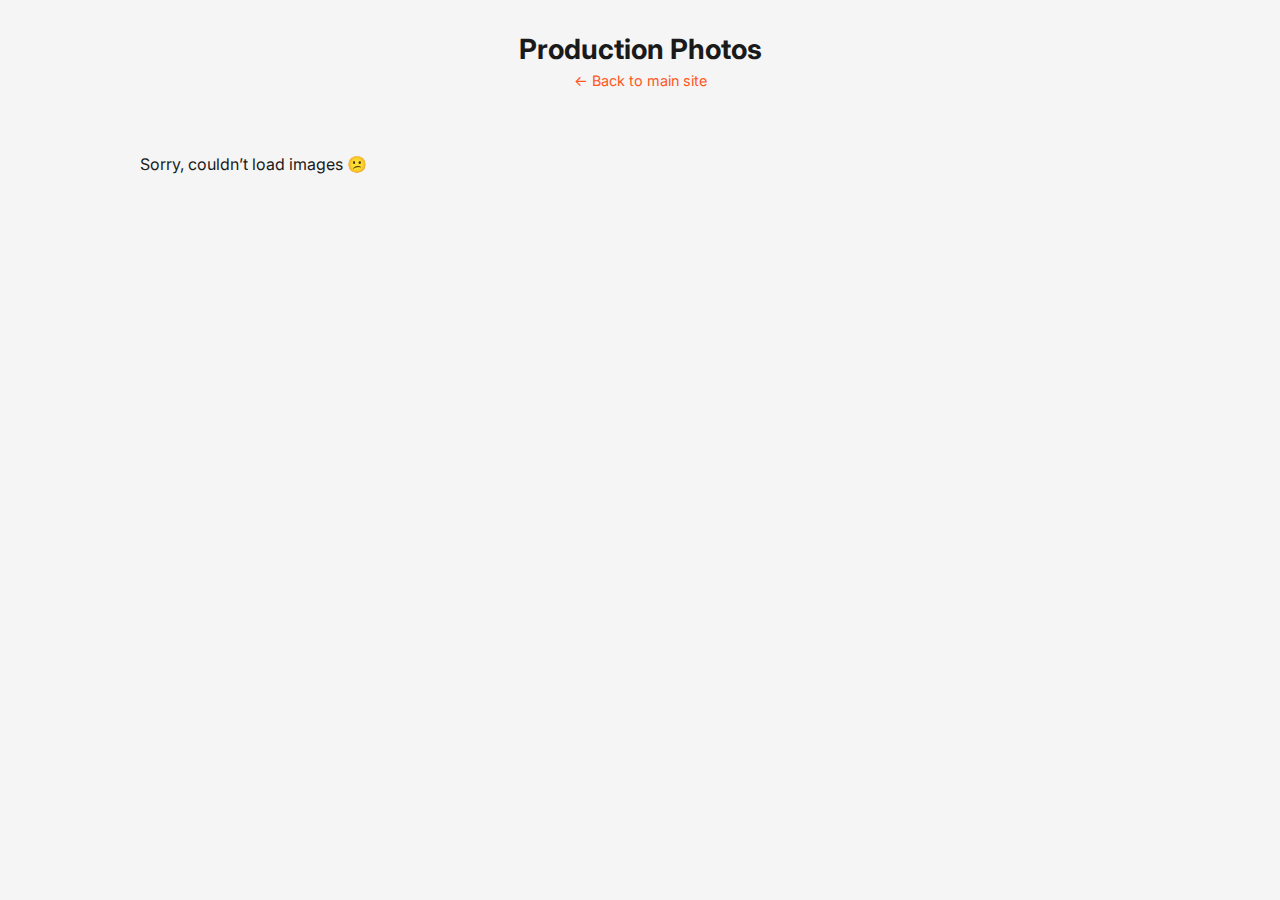
<file: photos/index.html>
<!DOCTYPE html>
<html lang="en">
<head>
<meta charset="UTF-8" />
<meta name="viewport" content="width=device-width,initial-scale=1.0" />
<title>Production Photos | Taylor Damien</title>
<link href="https://fonts.googleapis.com/css2?family=Inter:wght@400;600&display=swap" rel="stylesheet" />
<style>
:root{--accent:#ff5722;--dark:#1a1a1a;--light:#f5f5f5;}
*{box-sizing:border-box;margin:0;padding:0}
body{font-family:'Inter',sans-serif;background:var(--light);color:var(--dark);}
header{padding:2rem 1rem;text-align:center}
h1{font-size:1.75rem;margin-bottom:.25rem}
a.home{color:var(--accent);text-decoration:none;font-size:.9rem}
.gallery{max-width:1000px;margin:2rem auto;display:grid;gap:1rem;
        grid-template-columns:repeat(auto-fit,minmax(240px,1fr));}
.gallery img{width:100%;border-radius:8px;object-fit:cover;
             box-shadow:0 2px 4px rgba(0,0,0,.05);transition:transform .2s}
.gallery img:hover{transform:scale(1.03);}
</style>
</head>
<body>
<header>
  <h1>Production Photos</h1>
  <a href="../index.html" class="home">← Back to main site</a>
</header>

<main class="gallery" id="gallery">
  <!-- Images will be injected here by JavaScript -->
</main>

<script>
// -------- EDIT THESE TWO LINES -------
const GH_USER = "trismeg81";            // your GitHub username
const GH_REPO = "taylordamien.github.io"; // your repo name
// -------------------------------------

fetch(`https://api.github.com/repos/${GH_USER}/${GH_REPO}/contents/photos`)
  .then(r => r.json())
  .then(files => {
    files
      .filter(f => f.type === "file" && /\.jpe?g$|\.png$/i.test(f.name))
      .forEach(f => {
        const img = document.createElement("img");
        img.loading = "lazy";             // ← add this line
        img.src = f.download_url;
        img.alt = f.name
          .replace(/[-_]/g, " ")
          .replace(/\.[^.]+$/, "");
        document.getElementById("gallery").appendChild(img);
      });
  })
  .catch(err => {
    document.getElementById("gallery").textContent =
      "Sorry, couldn’t load images 😕";
    console.error(err);
  });
</script>
</body>
</html>
</file>
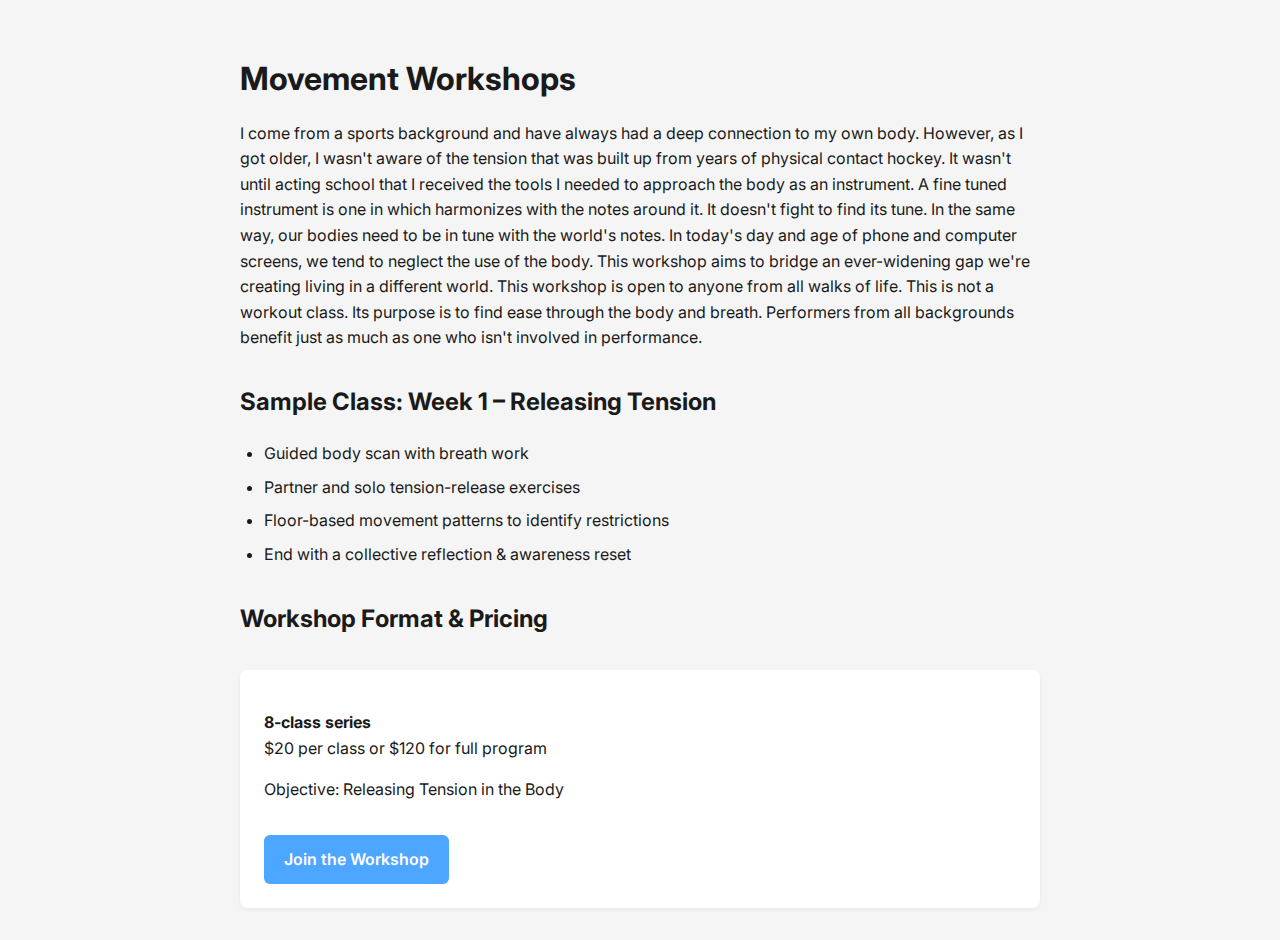
<file: movement.html>
<!DOCTYPE html>
<html lang="en">
<head>
  <meta charset="UTF-8" />
  <meta name="viewport" content="width=device-width, initial-scale=1.0"/>
  <title>Movement Workshops | Taylor Damien</title>
  <link href="https://fonts.googleapis.com/css2?family=Inter:wght@400;600;700&display=swap" rel="stylesheet">
  <style>
    body {
      font-family: 'Inter', sans-serif;
      background: #f5f5f5;
      color: #1a1a1a;
      line-height: 1.6;
      padding: 2rem;
      max-width: 800px;
      margin: auto;
    }
    h1 {
      font-size: 2rem;
      margin-bottom: 1rem;
    }
    h2 {
      font-size: 1.5rem;
      margin-top: 2rem;
    }
    .btn {
      display: inline-block;
      margin-top: 1rem;
      padding: 0.75rem 1.25rem;
      background: #4da6ff;
      color: #fff;
      border-radius: 6px;
      text-decoration: none;
      font-weight: 600;
    }
    ul {
      padding-left: 1.5rem;
      text-align: left;
    }
    li {
      margin-bottom: 0.5rem;
    }
    .price-box {
      margin-top: 2rem;
      background: #fff;
      padding: 1.5rem;
      border-radius: 8px;
      box-shadow: 0 2px 4px rgba(0,0,0,0.05);
    }
  </style>
</head>
<body>

  <h1>Movement Workshops</h1>

  <p>
    I come from a sports background and have always had a deep connection to my own body. However, as I got older, I wasn't aware of the tension that was built up from years of physical contact hockey. It wasn't until acting school that I received the tools I needed to approach the body as an instrument. A fine tuned instrument is one in which harmonizes with the notes around it. It doesn't fight to find its tune. In the same way, our bodies need to be in tune with the world's notes. In today's day and age of phone and computer screens, we tend to neglect the use of the body. This workshop aims to bridge an ever-widening gap we're creating living in a different world. This workshop is open to anyone from all walks of life. This is not a workout class. Its purpose is to find ease through the body and breath. Performers from all backgrounds benefit just as much as one who isn't involved in performance.
  </p>

  <h2>Sample Class: Week 1 – Releasing Tension</h2>
  <ul>
    <li>Guided body scan with breath work</li>
    <li>Partner and solo tension-release exercises</li>
    <li>Floor-based movement patterns to identify restrictions</li>
    <li>End with a collective reflection & awareness reset</li>
  </ul>

  <h2>Workshop Format & Pricing</h2>
  <div class="price-box">
    <p><strong>8-class series</strong><br> $20 per class or $120 for full program</p>
    <p>Objective: Releasing Tension in the Body</p>
    <a href="mailto:taylordboykin@gmail.com?subject=Movement Workshop Enrollment" class="btn">Join the Workshop</a>
  </div>

</body>
</html>
</file>
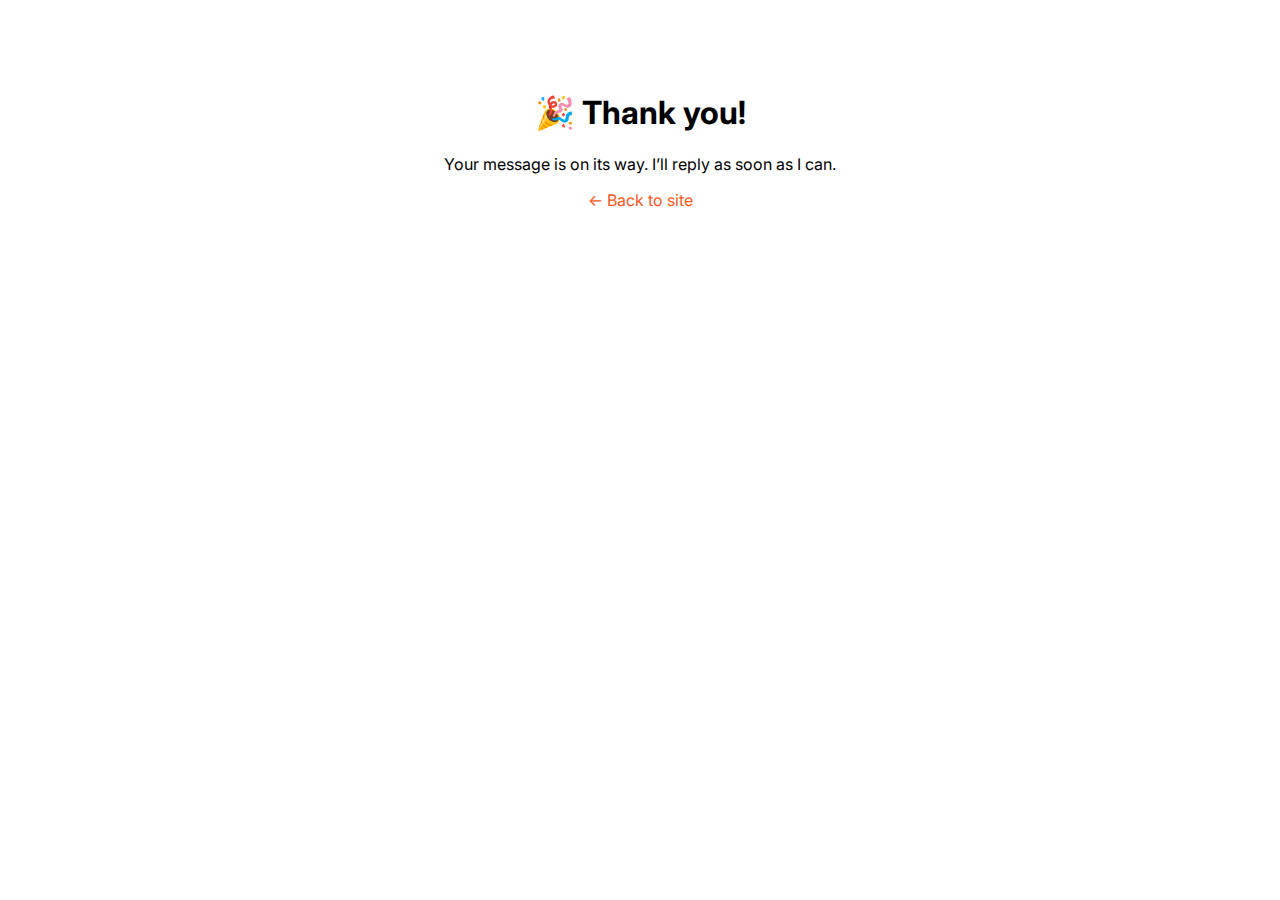
<file: thanks.html>
<!DOCTYPE html><html><head><meta charset="utf-8">
<title>Thanks!</title>
<link href="https://fonts.googleapis.com/css2?family=Inter:wght@600&display=swap" rel="stylesheet">
<style>body{font-family:Inter,sans-serif;text-align:center;padding:4rem}a{color:#ff5722;text-decoration:none}</style>
</head><body>
<h1>🎉 Thank you!</h1>
<p>Your message is on its way. I’ll reply as soon as I can.</p>
<p><a href="index.html">← Back to site</a></p>
</body></html>
</file>
